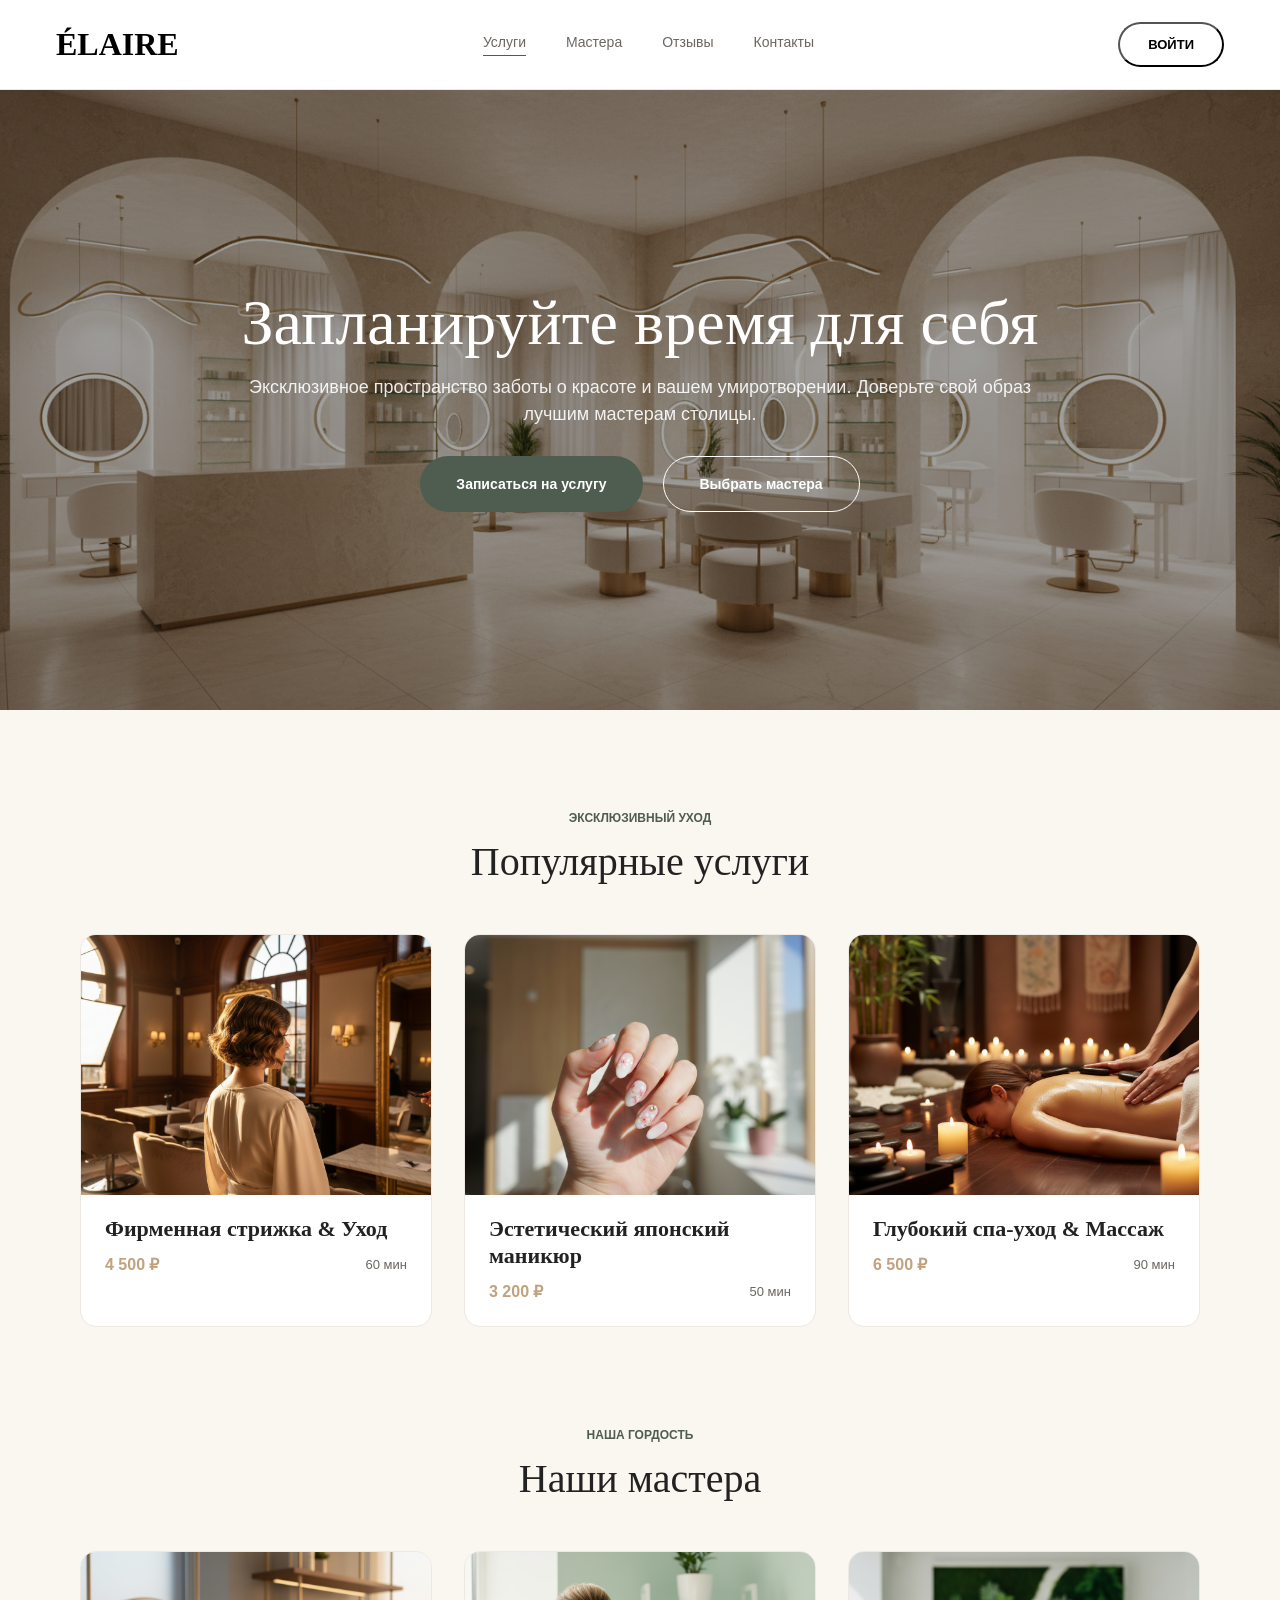
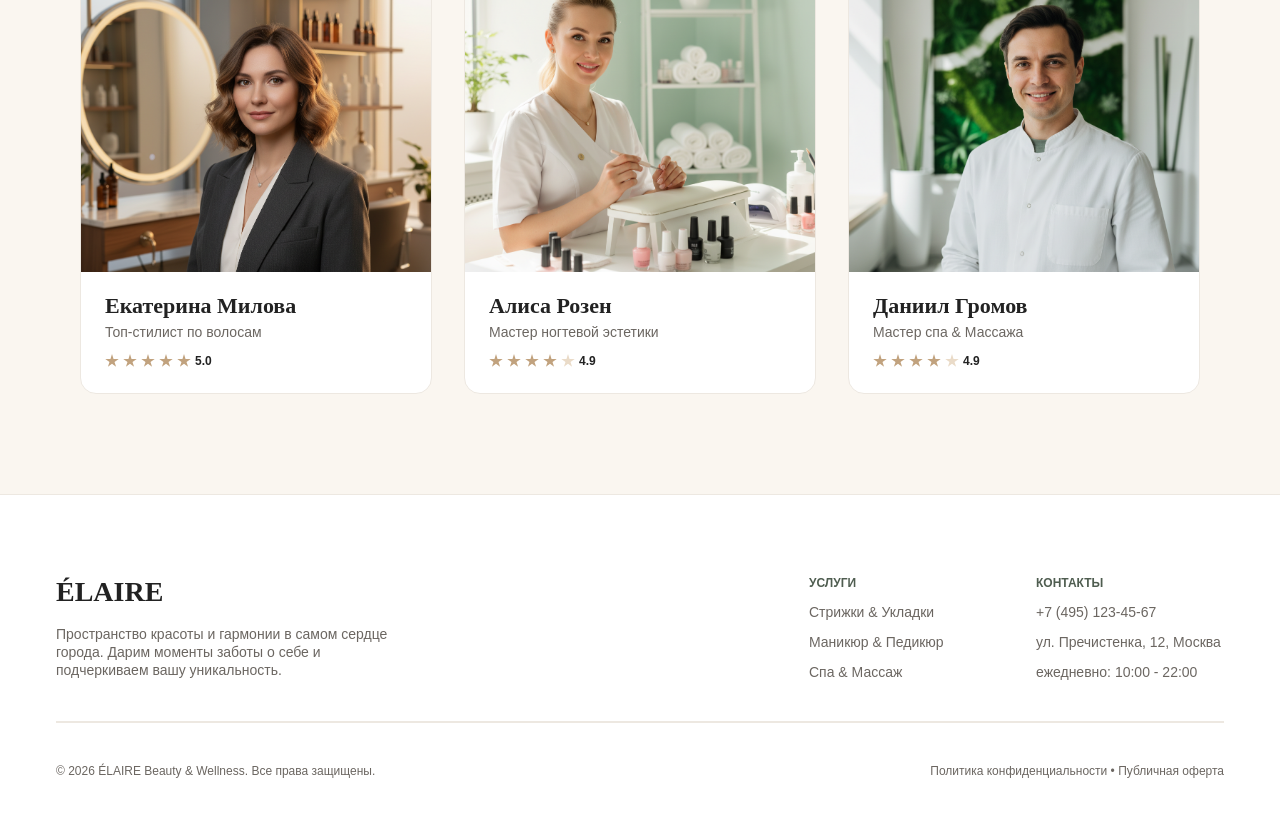
<file: frontend-1-complete/index.html>
<!DOCTYPE html>
<html lang="ru">
  <head>
    <meta charset="UTF-8" />
    <link rel="icon" type="image/svg+xml" href="/favicon.svg" />
    <meta name="viewport" content="width=device-width, initial-scale=1.0" />
    <title>ÉLAIRE — Салон услуг</title>
    <link rel="stylesheet" href="home.css" />
  </head>
  <body>
    <div class="page">
      <!-- header -->
      <header class="header">
        <div class="logo">
          <span class="logo-text">ÉLAIRE</span>
        </div>
        <nav class="nav-links">
          <div class="nav-item active"><a href="#">Услуги</a></div>
          <div class="nav-item"><a href="#">Мастера</a></div>
          <div class="nav-item"><a href="#">Отзывы</a></div>
          <div class="nav-item"><a href="#">Контакты</a></div>
        </nav>
        <button class="login-button"><span>Войти</span></button>
      </header>

      <!-- hero -->
      <section class="hero">
        <div class="hero-text-container">
          <h1 class="hero-title">Запланируйте время для себя</h1>
          <p class="hero-desc">
            Эксклюзивное пространство заботы о красоте и вашем умиротворении.
            Доверьте свой образ лучшим мастерам столицы.
          </p>
        </div>
        <div class="hero-ctas">
          <button
            class="cta-service"
            onclick="window.location.href='services.html'"
          >
            Записаться на услугу
          </button>
          <button class="cta-master">Выбрать мастера</button>
        </div>
      </section>

      <!-- popular services -->
      <section class="popular-services">
        <div class="section-header">
          <span class="section-tag">Эксклюзивный уход</span>
          <h2 class="section-title">Популярные услуги</h2>
        </div>
        <div class="services-grid">
          <article class="service-card">
            <div
              class="service-card-image"
              style="background-image: url('images/service-haircut.png')"
            ></div>
            <div class="service-card-body">
              <h3 class="service-card-title">Фирменная стрижка &amp; Уход</h3>
              <div class="service-card-meta">
                <span class="price">4 500 ₽</span>
                <span class="duration">60 мин</span>
              </div>
            </div>
          </article>
          <article class="service-card">
            <div
              class="service-card-image"
              style="background-image: url('images/service-manicure.png')"
            ></div>
            <div class="service-card-body">
              <h3 class="service-card-title">Эстетический японский маникюр</h3>
              <div class="service-card-meta">
                <span class="price">3 200 ₽</span>
                <span class="duration">50 мин</span>
              </div>
            </div>
          </article>
          <article class="service-card">
            <div
              class="service-card-image"
              style="background-image: url('images/service-spa.png')"
            ></div>
            <div class="service-card-body">
              <h3 class="service-card-title">Глубокий спа-уход &amp; Массаж</h3>
              <div class="service-card-meta">
                <span class="price">6 500 ₽</span>
                <span class="duration">90 мин</span>
              </div>
            </div>
          </article>
        </div>
      </section>

      <!-- our masters -->
      <section class="our-masters">
        <div class="section-header">
          <span class="section-tag">Наша гордость</span>
          <h2 class="section-title">Наши мастера</h2>
        </div>
        <div class="masters-grid">
          <article class="master-card">
            <div
              class="master-card-image"
              style="background-image: url('images/master-ekaterina.png')"
            ></div>
            <div class="master-card-body">
              <div class="master-info">
                <h3 class="master-name">Екатерина Милова</h3>
                <span class="master-role">Топ-стилист по волосам</span>
              </div>
              <div class="stars">
                <span class="star"></span>
                <span class="star"></span>
                <span class="star"></span>
                <span class="star"></span>
                <span class="star"></span>
                <span class="rating">5.0</span>
              </div>
            </div>
          </article>
          <article class="master-card">
            <div
              class="master-card-image"
              style="background-image: url('images/master-alisa.png')"
            ></div>
            <div class="master-card-body">
              <div class="master-info">
                <h3 class="master-name">Алиса Розен</h3>
                <span class="master-role">Мастер ногтевой эстетики</span>
              </div>
              <div class="stars">
                <span class="star"></span>
                <span class="star"></span>
                <span class="star"></span>
                <span class="star"></span>
                <span class="star star-empty"></span>
                <span class="rating">4.9</span>
              </div>
            </div>
          </article>
          <article class="master-card">
            <div
              class="master-card-image"
              style="background-image: url('images/master-daniil.png')"
            ></div>
            <div class="master-card-body">
              <div class="master-info">
                <h3 class="master-name">Даниил Громов</h3>
                <span class="master-role">Мастер спа &amp; Массажа</span>
              </div>
              <div class="stars">
                <span class="star"></span>
                <span class="star"></span>
                <span class="star"></span>
                <span class="star"></span>
                <span class="star star-empty"></span>
                <span class="rating">4.9</span>
              </div>
            </div>
          </article>
        </div>
      </section>

      <!-- footer -->
      <footer class="footer">
        <div class="footer-top">
          <div class="footer-brand">
            <span class="brand-name">ÉLAIRE</span>
            <span class="brand-desc"
              >Пространство красоты и гармонии в самом сердце города. Дарим
              моменты заботы о себе и подчеркиваем вашу уникальность.</span
            >
          </div>
          <div class="footer-links-row">
            <div class="links-col" style="width: 147px">
              <span class="col-title">Услуги</span>
              <a href="#">Стрижки &amp; Укладки</a>
              <a href="#">Маникюр &amp; Педикюр</a>
              <a href="#">Спа &amp; Массаж</a>
            </div>
            <div class="links-col" style="width: 188px">
              <span class="col-title">Контакты</span>
              <a href="#">+7 (495) 123-45-67</a>
              <a href="#">ул. Пречистенка, 12, Москва</a>
              <a href="#">ежедневно: 10:00 - 22:00</a>
            </div>
          </div>
        </div>
        <div class="footer-line"></div>
        <div class="footer-bottom">
          <span class="copy"
            >© 2026 ÉLAIRE Beauty &amp; Wellness. Все права защищены.</span
          >
          <span class="legal"
            >Политика конфиденциальности • Публичная оферта</span
          >
        </div>
      </footer>
    </div>
  </body>
</html>
</file>
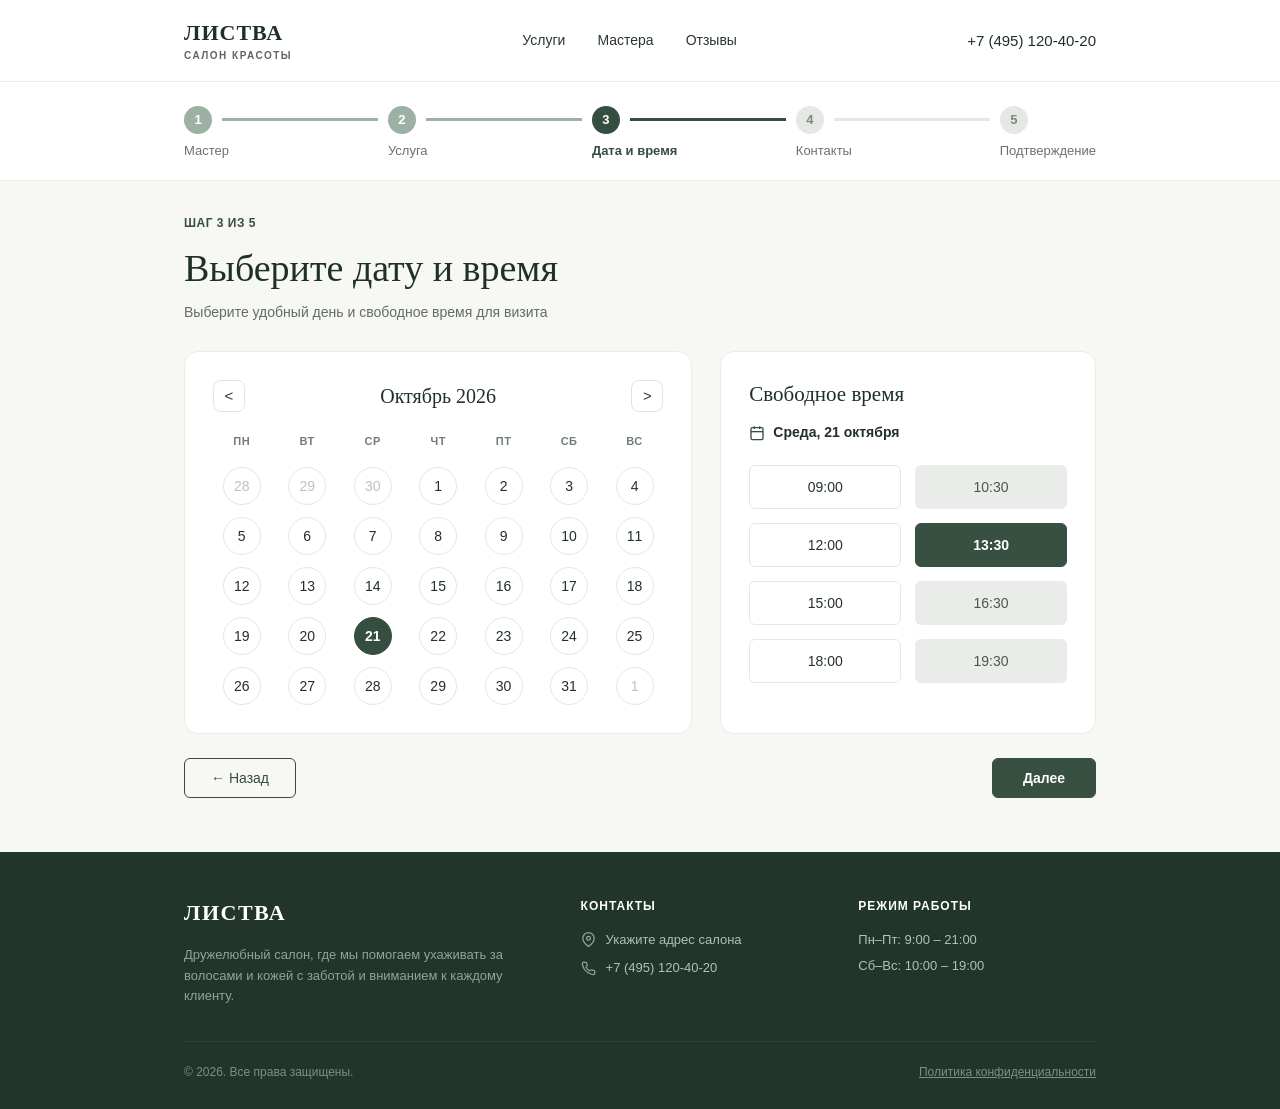
<file: frontend-1-practice/index.html>
<!DOCTYPE html>
<html lang="ru">
  <head>
    <meta charset="UTF-8" />
    <meta name="viewport" content="width=device-width, initial-scale=1.0" />
    <title>ЛИСТВА — Выберите дату и время</title>
    <link rel="stylesheet" href="styles.css" />
  </head>
  <body>
    <div class="page">
      <header class="header">
        <div class="container header__inner">
          <a href="#" class="brand">
            <span class="brand__name">ЛИСТВА</span>
            <span class="brand__desc">САЛОН КРАСОТЫ</span>
          </a>
          <nav class="nav">
            <a href="#" class="nav__link">Услуги</a>
            <a href="#" class="nav__link">Мастера</a>
            <a href="#" class="nav__link">Отзывы</a>
          </nav>
          <a href="tel:+74951204020" class="header__phone">+7 (495) 120-40-20</a>
        </div>
      </header>

      <section class="stepper-section">
        <div class="container">
          <div class="stepper">
            <div class="step step--done">
              <div class="step__top">
                <span class="step__circle">1</span>
                <span class="step__line"></span>
              </div>
              <span class="step__label">Мастер</span>
            </div>

            <div class="step step--done">
              <div class="step__top">
                <span class="step__circle">2</span>
                <span class="step__line"></span>
              </div>
              <span class="step__label">Услуга</span>
            </div>

            <div class="step step--active">
              <div class="step__top">
                <span class="step__circle">3</span>
                <span class="step__line"></span>
              </div>
              <span class="step__label">Дата и время</span>
            </div>

            <div class="step">
              <div class="step__top">
                <span class="step__circle">4</span>
                <span class="step__line"></span>
              </div>
              <span class="step__label">Контакты</span>
            </div>

            <div class="step step--last">
              <div class="step__top">
                <span class="step__circle">5</span>
              </div>
              <span class="step__label">Подтверждение</span>
            </div>
          </div>
        </div>
      </section>

      <main class="main">
        <div class="container">
          <div class="heading-group">
            <span class="heading-group__step">ШАГ 3 ИЗ 5</span>
            <h1 class="heading-group__title">Выберите дату и время</h1>
            <p class="heading-group__subtitle">Выберите удобный день и свободное время для визита</p>
          </div>

          <div class="cards-layout">
            <section class="card calendar-card">
              <div class="calendar-card__header">
                <button type="button" class="btn-arrow" aria-label="Предыдущий месяц">&lt;</button>
                <h2 class="calendar-card__month">Октябрь 2026</h2>
                <button type="button" class="btn-arrow" aria-label="Следующий месяц">&gt;</button>
              </div>

              <div class="calendar-grid">
                <span class="calendar-grid__weekday">ПН</span>
                <span class="calendar-grid__weekday">ВТ</span>
                <span class="calendar-grid__weekday">СР</span>
                <span class="calendar-grid__weekday">ЧТ</span>
                <span class="calendar-grid__weekday">ПТ</span>
                <span class="calendar-grid__weekday">СБ</span>
                <span class="calendar-grid__weekday">ВС</span>

                <button type="button" class="day-circle day-circle--muted" disabled>28</button>
                <button type="button" class="day-circle day-circle--muted" disabled>29</button>
                <button type="button" class="day-circle day-circle--muted" disabled>30</button>
                <button type="button" class="day-circle">1</button>
                <button type="button" class="day-circle">2</button>
                <button type="button" class="day-circle">3</button>
                <button type="button" class="day-circle">4</button>

                <button type="button" class="day-circle">5</button>
                <button type="button" class="day-circle">6</button>
                <button type="button" class="day-circle">7</button>
                <button type="button" class="day-circle">8</button>
                <button type="button" class="day-circle">9</button>
                <button type="button" class="day-circle">10</button>
                <button type="button" class="day-circle">11</button>

                <button type="button" class="day-circle">12</button>
                <button type="button" class="day-circle">13</button>
                <button type="button" class="day-circle">14</button>
                <button type="button" class="day-circle">15</button>
                <button type="button" class="day-circle">16</button>
                <button type="button" class="day-circle">17</button>
                <button type="button" class="day-circle">18</button>

                <button type="button" class="day-circle">19</button>
                <button type="button" class="day-circle">20</button>
                <button type="button" class="day-circle day-circle--selected">21</button>
                <button type="button" class="day-circle">22</button>
                <button type="button" class="day-circle">23</button>
                <button type="button" class="day-circle">24</button>
                <button type="button" class="day-circle">25</button>

                <button type="button" class="day-circle">26</button>
                <button type="button" class="day-circle">27</button>
                <button type="button" class="day-circle">28</button>
                <button type="button" class="day-circle">29</button>
                <button type="button" class="day-circle">30</button>
                <button type="button" class="day-circle">31</button>
                <button type="button" class="day-circle day-circle--muted" disabled>1</button>
              </div>
            </section>

            <section class="card slots-card">
              <h2 class="slots-card__title">Свободное время</h2>
              <div class="slots-card__date">
                <svg class="slots-card__icon" viewBox="0 0 24 24" width="16" height="16" fill="none" stroke="currentColor" stroke-width="2">
                  <rect x="3" y="4" width="18" height="18" rx="2" ry="2"></rect>
                  <line x1="16" y1="2" x2="16" y2="6"></line>
                  <line x1="8" y1="2" x2="8" y2="6"></line>
                  <line x1="3" y1="10" x2="21" y2="10"></line>
                </svg>
                <span>Среда, 21 октября</span>
              </div>

              <div class="slots-grid">
                <button type="button" class="slot-button">09:00</button>
                <button type="button" class="slot-button slot-button--inactive">10:30</button>
                <button type="button" class="slot-button">12:00</button>
                <button type="button" class="slot-button slot-button--selected">13:30</button>
                <button type="button" class="slot-button">15:00</button>
                <button type="button" class="slot-button slot-button--inactive">16:30</button>
                <button type="button" class="slot-button">18:00</button>
                <button type="button" class="slot-button slot-button--inactive">19:30</button>
              </div>
            </section>
          </div>

          <div class="actions">
            <button type="button" class="btn btn--back">&larr; Назад</button>
            <button type="button" class="btn btn--next">Далее</button>
          </div>
        </div>
      </main>

      <footer class="footer">
        <div class="container">
          <div class="footer__columns">
            <div class="footer__col">
              <span class="footer__logo">ЛИСТВА</span>
              <p class="footer__text">
                Дружелюбный салон, где мы помогаем ухаживать за волосами и кожей с заботой и вниманием к каждому клиенту.
              </p>
            </div>

            <div class="footer__col">
              <h3 class="footer__title">КОНТАКТЫ</h3>
              <div class="footer__entry">
                <svg class="footer__icon" viewBox="0 0 24 24" width="15" height="15" fill="none" stroke="currentColor" stroke-width="2">
                  <path d="M21 10c0 7-9 13-9 13s-9-6-9-13a9 9 0 0 1 18 0z"></path>
                  <circle cx="12" cy="10" r="3"></circle>
                </svg>
                <span>Укажите адрес салона</span>
              </div>
              <div class="footer__entry">
                <svg class="footer__icon" viewBox="0 0 24 24" width="15" height="15" fill="none" stroke="currentColor" stroke-width="2">
                  <path d="M22 16.92v3a2 2 0 0 1-2.18 2 19.79 19.79 0 0 1-8.63-3.07 19.5 19.5 0 0 1-6-6 19.79 19.79 0 0 1-3.07-8.67A2 2 0 0 1 4.11 2h3a2 2 0 0 1 2 1.72 12.84 12.84 0 0 0 .7 2.81 2 2 0 0 1-.45 2.11L8.09 9.91a16 16 0 0 0 6 6l1.27-1.27a2 2 0 0 1 2.11-.45 12.84 12.84 0 0 0 2.81.7A2 2 0 0 1 22 16.92z"></path>
                </svg>
                <a href="tel:+74951204020" class="footer__phone">+7 (495) 120-40-20</a>
              </div>
            </div>

            <div class="footer__col">
              <h3 class="footer__title">РЕЖИМ РАБОТЫ</h3>
              <p class="footer__schedule">Пн–Пт: 9:00 – 21:00</p>
              <p class="footer__schedule">Сб–Вс: 10:00 – 19:00</p>
            </div>
          </div>

          <div class="footer__bottom">
            <span>&copy; 2026. Все права защищены.</span>
            <a href="#" class="footer__policy">Политика конфиденциальности</a>
          </div>
        </div>
      </footer>
    </div>
  </body>
</html>
</file>
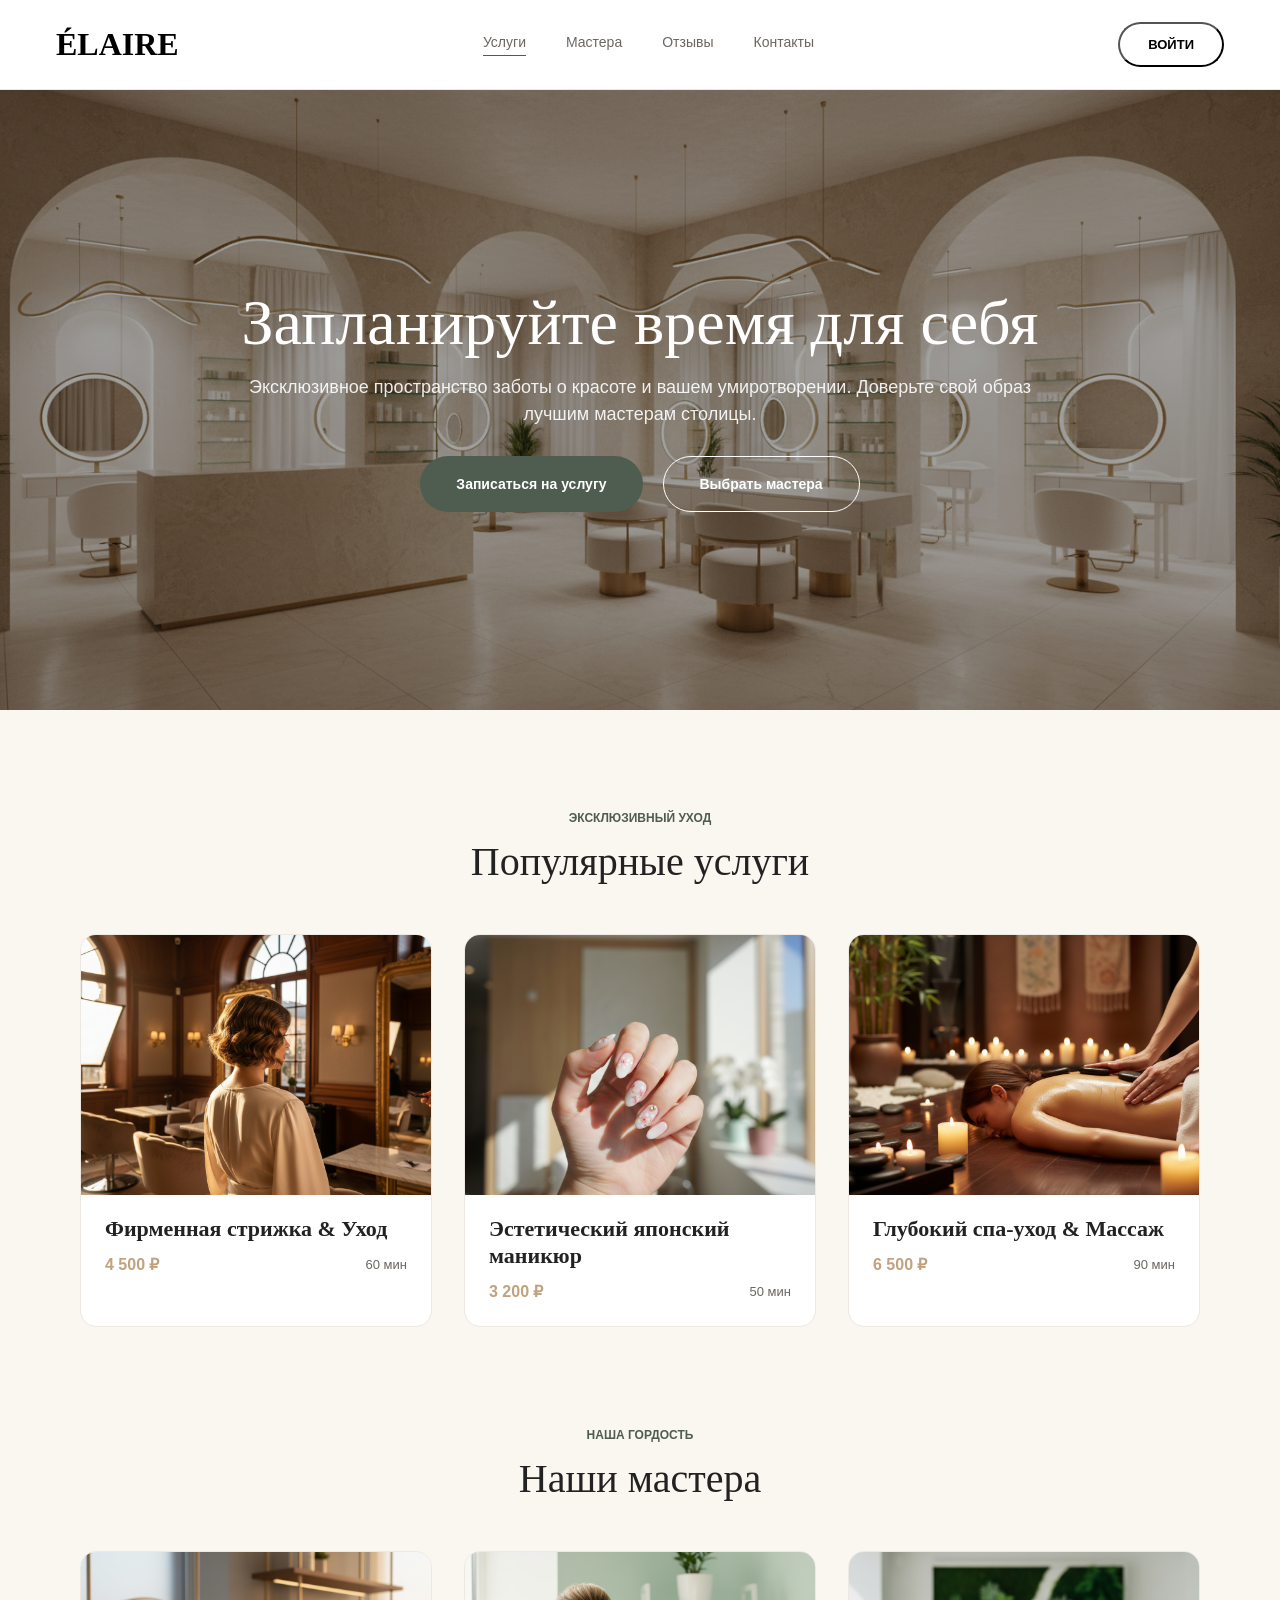
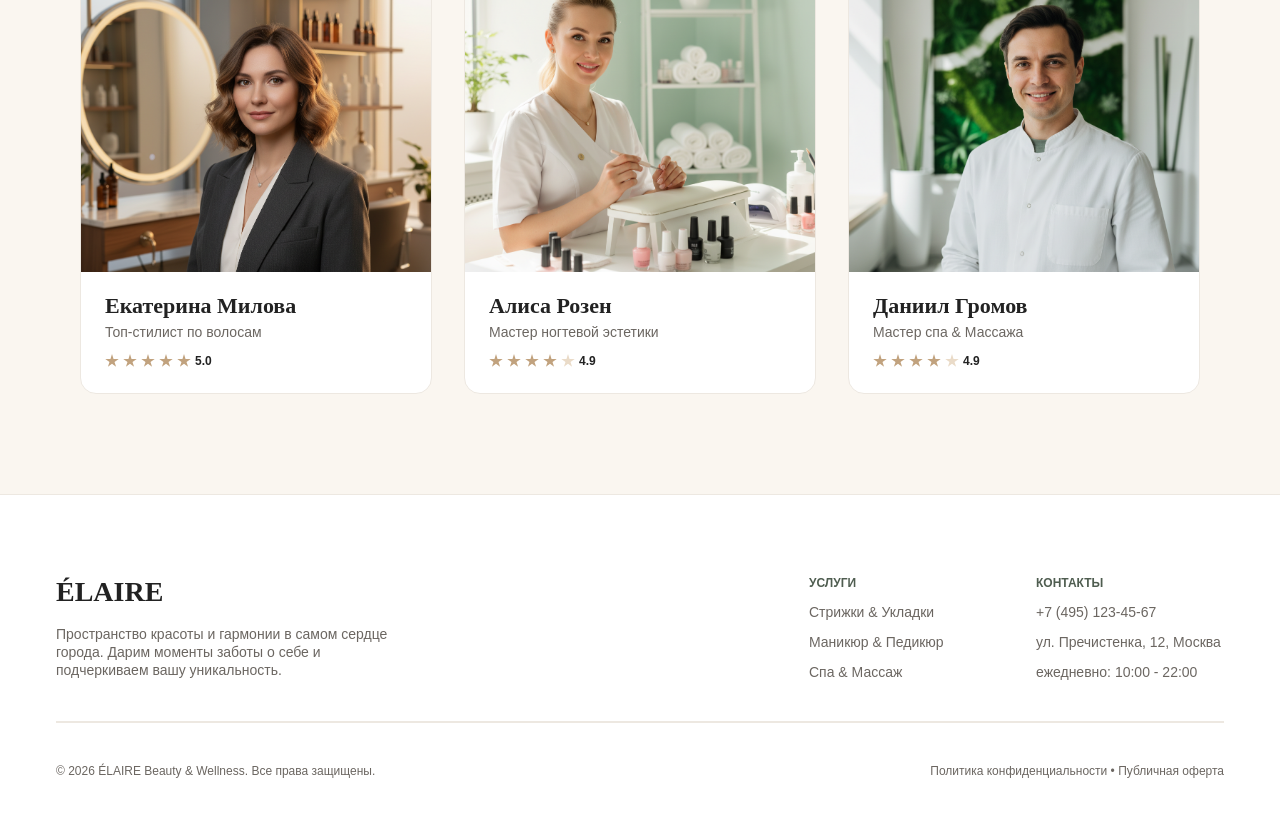
<file: frontend-2-complete/index.html>
<!DOCTYPE html>
<html lang="ru">
  <head>
    <meta charset="UTF-8" />
    <link rel="icon" type="image/svg+xml" href="/favicon.svg" />
    <meta name="viewport" content="width=device-width, initial-scale=1.0" />
    <title>ÉLAIRE — Салон услуг</title>
    <link rel="stylesheet" href="home.css" />
  </head>
  <body>
    <div class="page">
      <!-- header -->
      <header class="header">
        <div class="logo">
          <span class="logo-text">ÉLAIRE</span>
        </div>
        <nav class="nav-links">
          <div class="nav-item active"><a href="#">Услуги</a></div>
          <div class="nav-item"><a href="#">Мастера</a></div>
          <div class="nav-item"><a href="#">Отзывы</a></div>
          <div class="nav-item"><a href="#">Контакты</a></div>
        </nav>
        <button class="login-button"><span>Войти</span></button>
      </header>

      <!-- hero -->
      <section class="hero">
        <div class="hero-text-container">
          <h1 class="hero-title">Запланируйте время для себя</h1>
          <p class="hero-desc">
            Эксклюзивное пространство заботы о красоте и вашем умиротворении.
            Доверьте свой образ лучшим мастерам столицы.
          </p>
        </div>
        <div class="hero-ctas">
          <button class="cta-service">Записаться на услугу</button>
          <button class="cta-master">Выбрать мастера</button>
        </div>
      </section>

      <!-- popular services -->
      <section class="popular-services">
        <div class="section-header">
          <span class="section-tag">Эксклюзивный уход</span>
          <h2 class="section-title">Популярные услуги</h2>
        </div>
        <div class="services-grid">
          <article class="service-card">
            <div
              class="service-card-image"
              style="background-image: url('images/service-haircut.png')"
            ></div>
            <div class="service-card-body">
              <h3 class="service-card-title">Фирменная стрижка &amp; Уход</h3>
              <div class="service-card-meta">
                <span class="price">4 500 ₽</span>
                <span class="duration">60 мин</span>
              </div>
            </div>
          </article>
          <article class="service-card">
            <div
              class="service-card-image"
              style="background-image: url('images/service-manicure.png')"
            ></div>
            <div class="service-card-body">
              <h3 class="service-card-title">Эстетический японский маникюр</h3>
              <div class="service-card-meta">
                <span class="price">3 200 ₽</span>
                <span class="duration">50 мин</span>
              </div>
            </div>
          </article>
          <article class="service-card">
            <div
              class="service-card-image"
              style="background-image: url('images/service-spa.png')"
            ></div>
            <div class="service-card-body">
              <h3 class="service-card-title">Глубокий спа-уход &amp; Массаж</h3>
              <div class="service-card-meta">
                <span class="price">6 500 ₽</span>
                <span class="duration">90 мин</span>
              </div>
            </div>
          </article>
        </div>
      </section>

      <!-- our masters -->
      <section class="our-masters">
        <div class="section-header">
          <span class="section-tag">Наша гордость</span>
          <h2 class="section-title">Наши мастера</h2>
        </div>
        <div class="masters-grid">
          <article class="master-card">
            <div
              class="master-card-image"
              style="background-image: url('images/master-ekaterina.png')"
            ></div>
            <div class="master-card-body">
              <div class="master-info">
                <h3 class="master-name">Екатерина Милова</h3>
                <span class="master-role">Топ-стилист по волосам</span>
              </div>
              <div class="stars">
                <span class="star"></span>
                <span class="star"></span>
                <span class="star"></span>
                <span class="star"></span>
                <span class="star"></span>
                <span class="rating">5.0</span>
              </div>
            </div>
          </article>
          <article class="master-card">
            <div
              class="master-card-image"
              style="background-image: url('images/master-alisa.png')"
            ></div>
            <div class="master-card-body">
              <div class="master-info">
                <h3 class="master-name">Алиса Розен</h3>
                <span class="master-role">Мастер ногтевой эстетики</span>
              </div>
              <div class="stars">
                <span class="star"></span>
                <span class="star"></span>
                <span class="star"></span>
                <span class="star"></span>
                <span class="star star-empty"></span>
                <span class="rating">4.9</span>
              </div>
            </div>
          </article>
          <article class="master-card">
            <div
              class="master-card-image"
              style="background-image: url('images/master-daniil.png')"
            ></div>
            <div class="master-card-body">
              <div class="master-info">
                <h3 class="master-name">Даниил Громов</h3>
                <span class="master-role">Мастер спа &amp; Массажа</span>
              </div>
              <div class="stars">
                <span class="star"></span>
                <span class="star"></span>
                <span class="star"></span>
                <span class="star"></span>
                <span class="star star-empty"></span>
                <span class="rating">4.9</span>
              </div>
            </div>
          </article>
        </div>
      </section>

      <!-- footer -->
      <footer class="footer">
        <div class="footer-top">
          <div class="footer-brand">
            <span class="brand-name">ÉLAIRE</span>
            <span class="brand-desc"
              >Пространство красоты и гармонии в самом сердце города. Дарим
              моменты заботы о себе и подчеркиваем вашу уникальность.</span
            >
          </div>
          <div class="footer-links-row">
            <div class="links-col" style="width: 147px">
              <span class="col-title">Услуги</span>
              <a href="#">Стрижки &amp; Укладки</a>
              <a href="#">Маникюр &amp; Педикюр</a>
              <a href="#">Спа &amp; Массаж</a>
            </div>
            <div class="links-col" style="width: 188px">
              <span class="col-title">Контакты</span>
              <a href="#">+7 (495) 123-45-67</a>
              <a href="#">ул. Пречистенка, 12, Москва</a>
              <a href="#">ежедневно: 10:00 - 22:00</a>
            </div>
          </div>
        </div>
        <div class="footer-line"></div>
        <div class="footer-bottom">
          <span class="copy"
            >© 2026 ÉLAIRE Beauty &amp; Wellness. Все права защищены.</span
          >
          <span class="legal"
            >Политика конфиденциальности • Публичная оферта</span
          >
        </div>
      </footer>
    </div>
    <script src="./home.js"></script>
  </body>
</html>
</file>
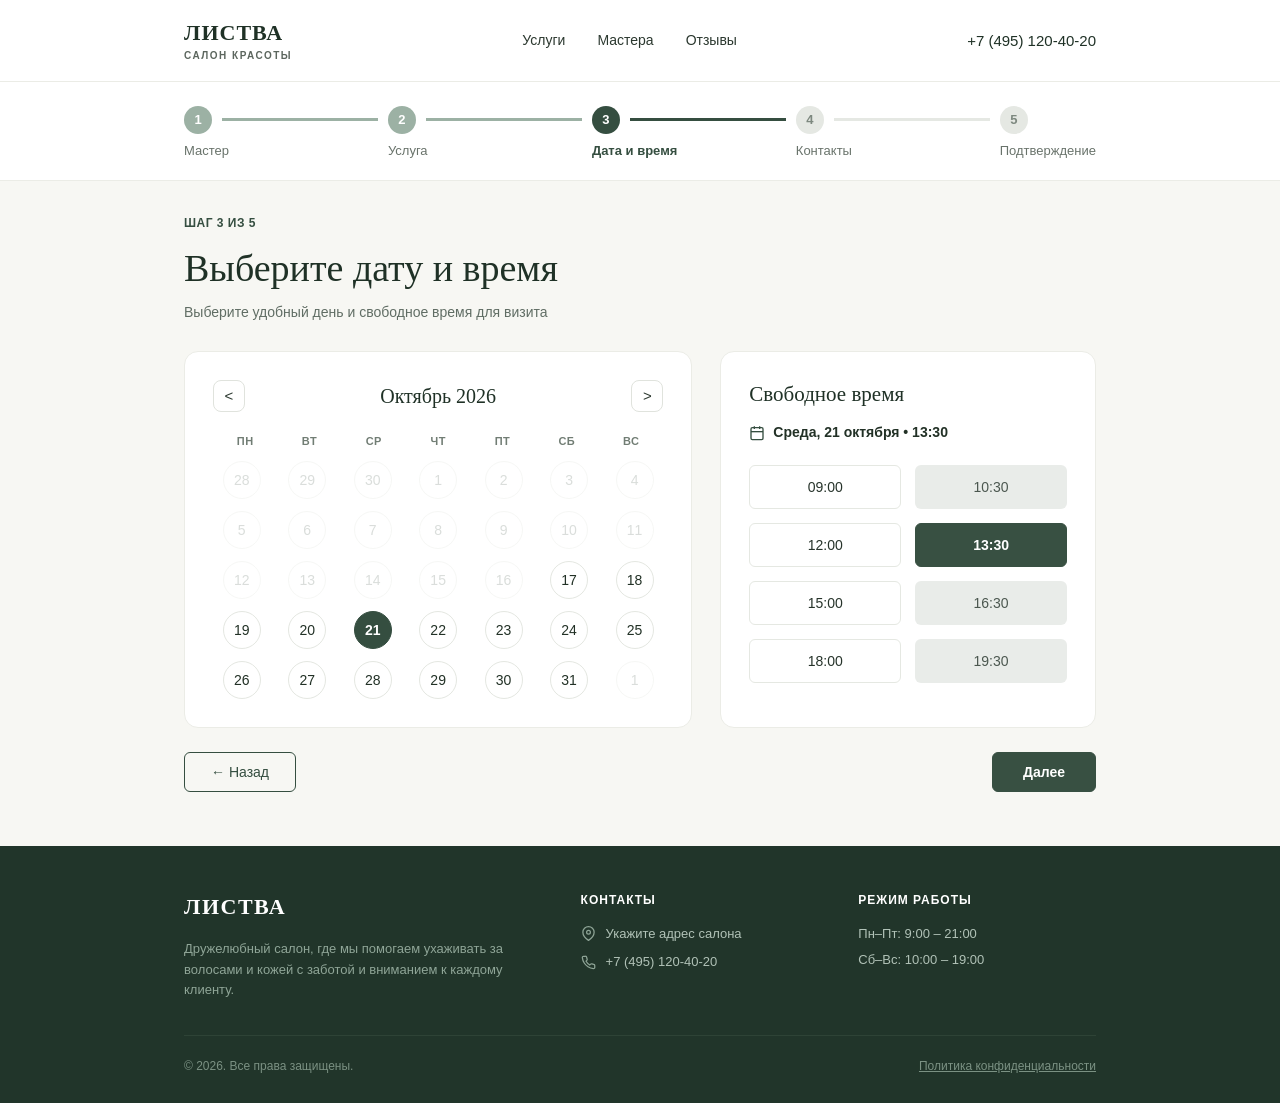
<file: frontend-2-practice/index.html>
<!DOCTYPE html>
<html lang="ru">
  <head>
    <meta charset="UTF-8" />
    <meta name="viewport" content="width=device-width, initial-scale=1.0" />
    <title>ЛИСТВА — Выберите дату и время</title>
    <link rel="stylesheet" href="styles.css" />
  </head>
  <body>
    <div class="page">
      <header class="header">
        <div class="container header__inner">
          <a href="#" class="brand">
            <span class="brand__name">ЛИСТВА</span>
            <span class="brand__desc">САЛОН КРАСОТЫ</span>
          </a>
          <nav class="nav">
            <a href="#" class="nav__link">Услуги</a>
            <a href="#" class="nav__link">Мастера</a>
            <a href="#" class="nav__link">Отзывы</a>
          </nav>
          <a href="tel:+74951204020" class="header__phone">+7 (495) 120-40-20</a>
        </div>
      </header>

      <section class="stepper-section">
        <div class="container">
          <div class="stepper">
            <div class="step step--done">
              <div class="step__top">
                <span class="step__circle">1</span>
                <span class="step__line"></span>
              </div>
              <span class="step__label">Мастер</span>
            </div>

            <div class="step step--done">
              <div class="step__top">
                <span class="step__circle">2</span>
                <span class="step__line"></span>
              </div>
              <span class="step__label">Услуга</span>
            </div>

            <div class="step step--active">
              <div class="step__top">
                <span class="step__circle">3</span>
                <span class="step__line"></span>
              </div>
              <span class="step__label">Дата и время</span>
            </div>

            <div class="step">
              <div class="step__top">
                <span class="step__circle">4</span>
                <span class="step__line"></span>
              </div>
              <span class="step__label">Контакты</span>
            </div>

            <div class="step step--last">
              <div class="step__top">
                <span class="step__circle">5</span>
              </div>
              <span class="step__label">Подтверждение</span>
            </div>
          </div>
        </div>
      </section>

      <main class="main">
        <div class="container">
          <div class="heading-group">
            <span class="heading-group__step">ШАГ 3 ИЗ 5</span>
            <h1 class="heading-group__title">Выберите дату и время</h1>
            <p class="heading-group__subtitle">Выберите удобный день и свободное время для визита</p>
          </div>

          <div class="cards-layout">
            <section class="card calendar-card">
              <div class="calendar-card__header">
                <button type="button" class="btn-arrow calendar-prev" aria-label="Предыдущий месяц">&lt;</button>
                <h2 class="calendar-card__month"></h2>
                <button type="button" class="btn-arrow calendar-next" aria-label="Следующий месяц">&gt;</button>
              </div>

              <div class="calendar-weekdays">
                <span>ПН</span>
                <span>ВТ</span>
                <span>СР</span>
                <span>ЧТ</span>
                <span>ПТ</span>
                <span>СБ</span>
                <span>ВС</span>
              </div>

              <div class="calendar-days"></div>
            </section>

            <section class="card slots-card">
              <h2 class="slots-card__title">Свободное время</h2>
              <div class="slots-card__date">
                <svg class="slots-card__icon" viewBox="0 0 24 24" width="16" height="16" fill="none" stroke="currentColor" stroke-width="2">
                  <rect x="3" y="4" width="18" height="18" rx="2" ry="2"></rect>
                  <line x1="16" y1="2" x2="16" y2="6"></line>
                  <line x1="8" y1="2" x2="8" y2="6"></line>
                  <line x1="3" y1="10" x2="21" y2="10"></line>
                </svg>
                <span class="slots-card__date-text"></span>
              </div>

              <div class="slots-grid"></div>
            </section>
          </div>

          <div class="actions">
            <button type="button" class="btn btn--back">&larr; Назад</button>
            <button type="button" class="btn btn--next">Далее</button>
          </div>
        </div>
      </main>

      <footer class="footer">
        <div class="container">
          <div class="footer__columns">
            <div class="footer__col">
              <span class="footer__logo">ЛИСТВА</span>
              <p class="footer__text">
                Дружелюбный салон, где мы помогаем ухаживать за волосами и кожей с заботой и вниманием к каждому клиенту.
              </p>
            </div>

            <div class="footer__col">
              <h3 class="footer__title">КОНТАКТЫ</h3>
              <div class="footer__entry">
                <svg class="footer__icon" viewBox="0 0 24 24" width="15" height="15" fill="none" stroke="currentColor" stroke-width="2">
                  <path d="M21 10c0 7-9 13-9 13s-9-6-9-13a9 9 0 0 1 18 0z"></path>
                  <circle cx="12" cy="10" r="3"></circle>
                </svg>
                <span>Укажите адрес салона</span>
              </div>
              <div class="footer__entry">
                <svg class="footer__icon" viewBox="0 0 24 24" width="15" height="15" fill="none" stroke="currentColor" stroke-width="2">
                  <path d="M22 16.92v3a2 2 0 0 1-2.18 2 19.79 19.79 0 0 1-8.63-3.07 19.5 19.5 0 0 1-6-6 19.79 19.79 0 0 1-3.07-8.67A2 2 0 0 1 4.11 2h3a2 2 0 0 1 2 1.72 12.84 12.84 0 0 0 .7 2.81 2 2 0 0 1-.45 2.11L8.09 9.91a16 16 0 0 0 6 6l1.27-1.27a2 2 0 0 1 2.11-.45 12.84 12.84 0 0 0 2.81.7A2 2 0 0 1 22 16.92z"></path>
                </svg>
                <a href="tel:+74951204020" class="footer__phone">+7 (495) 120-40-20</a>
              </div>
            </div>

            <div class="footer__col">
              <h3 class="footer__title">РЕЖИМ РАБОТЫ</h3>
              <p class="footer__schedule">Пн–Пт: 9:00 – 21:00</p>
              <p class="footer__schedule">Сб–Вс: 10:00 – 19:00</p>
            </div>
          </div>

          <div class="footer__bottom">
            <span>&copy; 2026. Все права защищены.</span>
            <a href="#" class="footer__policy">Политика конфиденциальности</a>
          </div>
        </div>
      </footer>
    </div>

    <script src="script.js"></script>
  </body>
</html>
</file>
<file: frontend-1-complete/home.css>
/* ===== reset & base ===== */
* {
  margin: 0;
  padding: 0;
  box-sizing: border-box;
}

body {
  min-height: 100vh;
  font-family: "DM Sans", sans-serif;
}

.page {
  display: flex;
  flex-direction: column;
  min-height: 100vh;
  background: #faf6f0;
}

/* ===== header ===== */
.header {
  display: flex;
  flex-direction: row;
  justify-content: space-between;
  align-items: center;
  padding: 0px 56px;
  height: 90px;
  background: #ffffff;
  border-bottom: 1px solid #ede8e1;
}

.logo-text {
  font-family: "Cormorant Garamond", serif;
  font-weight: 600;
  font-size: 32px;
  line-height: 39px;
  cursor: pointer;
}

.nav-links {
  display: flex;
  flex-direction: row;
  gap: 40px;
}

.nav-item {
  padding-bottom: 4px;
  border-bottom: 1.5px solid transparent;
}

.nav-item.active {
  border-bottom-color: #4f5d50;
}

.nav-item a {
  font-size: 14px;
  line-height: 18px;
  color: #6b6661;
  text-decoration: none;
}

.login-button {
  padding: 12px 28px;
  border-radius: 100px;
  background: transparent;
  cursor: pointer;
  font-weight: 600;
  font-size: 13px;
  line-height: 17px;
  text-transform: uppercase;
}

/* ===== hero ===== */
.hero {
  display: flex;
  flex-direction: column;
  justify-content: center;
  align-items: center;
  padding: 0px 80px;
  gap: 28px;
  height: 620px;
  background: linear-gradient(0deg, rgba(0, 0, 0, 0.35), rgba(0, 0, 0, 0.35)),
    url("./images/hero-salon.png") center / cover no-repeat;
}

.hero-text-container {
  display: flex;
  flex-direction: column;
  align-items: center;
  gap: 16px;
  max-width: 800px;
}

.hero-title {
  font-family: "Cormorant Garamond", serif;
  font-weight: 400;
  font-size: 64px;
  line-height: 1.1;
  text-align: center;
  color: #ffffff;
}

.hero-desc {
  font-size: 18px;
  line-height: 1.5;
  text-align: center;
  color: #ffffff;
  opacity: 0.9;
}

.hero-ctas {
  display: flex;
  flex-direction: row;
  gap: 20px;
}

.cta-service {
  padding: 18px 36px;
  background: #4f5d50;
  border-radius: 100px;
  border: none;
  cursor: pointer;
  font-weight: 600;
  font-size: 14px;
  line-height: 18px;
  color: #ffffff;
}

.cta-service:hover {
  background: #3d4a3e;
}

.cta-master {
  padding: 18px 36px;
  background: transparent;
  border: 1px solid #ffffff;
  border-radius: 100px;
  cursor: pointer;
  font-weight: 600;
  font-size: 14px;
  line-height: 18px;
  color: #ffffff;
}

.cta-master:hover {
  background: rgba(255, 255, 255, 0.1);
}

/* ===== section header ===== */
.section-header {
  display: flex;
  flex-direction: column;
  align-items: center;
  gap: 12px;
  width: 100%;
}

.section-tag {
  font-weight: 700;
  font-size: 12px;
  line-height: 16px;
  text-transform: uppercase;
  color: #4f5d50;
}

.section-title {
  font-family: "Cormorant Garamond", serif;
  font-weight: 500;
  font-size: 40px;
  line-height: 48px;
  color: #222222;
}

/* ===== popular services ===== */
.popular-services {
  display: flex;
  flex-direction: column;
  align-items: flex-start;
  padding: 100px 80px 80px;
  gap: 48px;
  background: #faf6f0;
}

.services-grid {
  display: flex;
  flex-direction: row;
  gap: 32px;
  width: 100%;
}

.service-card {
  display: flex;
  flex-direction: column;
  align-items: flex-start;
  gap: 20px;
  flex: 1;
  padding-bottom: 24px;
  background: #ffffff;
  border: 1px solid #ede8e1;
  border-radius: 16px;
  overflow: hidden;
}

.service-card-image {
  width: 100%;
  height: 260px;
  background-size: cover;
  background-position: center;
  background-repeat: no-repeat;
}

.service-card-image--haircut {
  background-image: url("../images/service-haircut.png");
}

.service-card-image--manicure {
  background-image: url("../images/service-manicure.png");
}

.service-card-image--spa {
  background-image: url("../images/service-spa.png");
}

.service-card-body {
  display: flex;
  flex-direction: column;
  gap: 12px;
  padding: 0 24px;
  width: 100%;
}

.service-card-title {
  font-family: "Cormorant Garamond", serif;
  font-weight: 600;
  font-size: 22px;
  line-height: 27px;
  color: #222222;
}

.service-card-meta {
  display: flex;
  flex-direction: row;
  justify-content: space-between;
  align-items: center;
}

.service-card-meta .price {
  font-weight: 600;
  font-size: 16px;
  line-height: 21px;
  color: #c1a27e;
}

.service-card-meta .duration {
  font-size: 13px;
  line-height: 17px;
  color: #6b6661;
}

/* ===== our masters ===== */
.our-masters {
  display: flex;
  flex-direction: column;
  align-items: flex-start;
  padding: 20px 80px 100px;
  gap: 48px;
  background: #faf6f0;
}

.masters-grid {
  display: flex;
  flex-direction: row;
  gap: 32px;
  width: 100%;
}

.master-card {
  display: flex;
  flex-direction: column;
  align-items: flex-start;
  gap: 20px;
  flex: 1;
  padding-bottom: 24px;
  background: #ffffff;
  border: 1px solid #ede8e1;
  border-radius: 16px;
  overflow: hidden;
}

.master-card-image {
  width: 100%;
  height: 320px;
  background-size: cover;
  background-position: center;
  background-repeat: no-repeat;
}

.master-card-image--ekaterina {
  background-image: url("../images/master-ekaterina.png");
}

.master-card-image--alisa {
  background-image: url("../images/master-alisa.png");
}

.master-card-image--daniil {
  background-image: url("../images/master-daniil.png");
}

.master-card-body {
  display: flex;
  flex-direction: column;
  gap: 12px;
  padding: 0 24px;
  width: 100%;
}

.master-info {
  display: flex;
  flex-direction: column;
  gap: 4px;
}

.master-name {
  font-family: "Cormorant Garamond", serif;
  font-weight: 600;
  font-size: 22px;
  line-height: 27px;
  color: #222222;
}

.master-role {
  font-size: 14px;
  line-height: 18px;
  color: #6b6661;
}

.stars {
  display: flex;
  flex-direction: row;
  align-items: center;
  gap: 4px;
}

.star {
  width: 14px;
  height: 14px;
  background: #c1a27e;
  clip-path: polygon(
    50% 0%,
    61% 35%,
    98% 35%,
    68% 57%,
    79% 91%,
    50% 70%,
    21% 91%,
    32% 57%,
    2% 35%,
    39% 35%
  );
}

.star-empty {
  background: #eadbc8;
}

.rating {
  font-weight: 600;
  font-size: 12px;
  line-height: 16px;
  color: #222222;
}

/* ===== footer ===== */
.footer {
  background: #ffffff;
  display: flex;
  flex-direction: column;
  padding: 80px 56px 48px;
  border-top: 1px solid #ede8e1;
  margin-top: auto;
}

.footer-top {
  display: flex;
  flex-direction: row;
  justify-content: space-between;
  gap: 20px;
}

.footer-brand {
  display: flex;
  flex-direction: column;
  gap: 16px;
}

.footer-brand .brand-name {
  font-family: "Cormorant Garamond", serif;
  font-style: normal;
  font-weight: 600;
  font-size: 28px;
  line-height: 34px;
  color: #222222;
}

.footer-brand .brand-desc {
  max-width: 360px;
  font-size: 14px;
  line-height: 18px;
  color: #6b6661;
}

.footer-links-row {
  display: flex;
  flex-direction: row;
  gap: 80px;
}

.links-col {
  display: flex;
  flex-direction: column;
  gap: 12px;
}

.links-col .col-title {
  font-weight: 600;
  font-size: 12px;
  line-height: 16px;
  text-transform: uppercase;
  color: #4f5d50;
}

.links-col a {
  font-size: 14px;
  line-height: 18px;
  color: #6b6661;
  text-decoration: none;
}

.footer-line {
  border: 1px solid #ede8e1;
  margin-top: 40px;
  margin-bottom: 40px;
}

.footer-bottom {
  display: flex;
  flex-direction: row;
  justify-content: space-between;
  align-items: center;
  flex-grow: 0;
}

.footer-bottom .copy {
  font-size: 12px;
  line-height: 16px;
  color: #6b6661;
}

.footer-bottom .legal {
  font-size: 12px;
  line-height: 16px;
  color: #6b6661;
  margin-left: 20px;
}
</file>
<file: frontend-1-practice/styles.css>
* {
  margin: 0;
  padding: 0;
  box-sizing: border-box;
}

body {
  font-family: -apple-system, BlinkMacSystemFont, "Segoe UI", Roboto, Helvetica, Arial, sans-serif;
  background-color: #f7f7f3;
  color: #26332a;
  line-height: 1.4;
}

.page {
  min-height: 100vh;
  display: flex;
  flex-direction: column;
}

.container {
  max-width: 960px;
  margin: 0 auto;
  padding: 0 24px;
}

.header {
  background-color: #ffffff;
  padding: 18px 0;
  border-bottom: 1px solid #ebece6;
}

.header__inner {
  display: flex;
  justify-content: space-between;
  align-items: center;
}

.brand {
  text-decoration: none;
  display: flex;
  flex-direction: column;
}

.brand__name {
  font-family: Georgia, "Times New Roman", serif;
  font-size: 22px;
  font-weight: 700;
  letter-spacing: 1px;
  color: #1f3126;
}

.brand__desc {
  font-size: 10px;
  letter-spacing: 1.5px;
  color: #5c665e;
  font-weight: 600;
}

.nav {
  display: flex;
  gap: 32px;
}

.nav__link {
  font-size: 14px;
  color: #2b382f;
  text-decoration: none;
  transition: opacity 0.2s;
}

.nav__link:hover {
  opacity: 0.7;
}

.header__phone {
  font-size: 15px;
  font-weight: 500;
  color: #1f3126;
  text-decoration: none;
}

.header__phone:hover {
  opacity: 0.7;
}

.stepper-section {
  background-color: #ffffff;
  padding: 24px 0 20px;
  border-bottom: 1px solid #ebece6;
}

.stepper {
  display: flex;
  width: 100%;
}

.step {
  flex: 1;
  display: flex;
  flex-direction: column;
}

.step--last {
  flex: 0 0 auto;
}

.step__top {
  display: flex;
  align-items: center;
  margin-bottom: 8px;
}

.step__circle {
  width: 28px;
  height: 28px;
  border-radius: 50%;
  background-color: #e5e8e3;
  color: #7d887f;
  font-size: 13px;
  font-weight: 600;
  display: flex;
  align-items: center;
  justify-content: center;
  flex-shrink: 0;
}

.step__line {
  flex: 1;
  height: 3px;
  background-color: #e5e8e3;
  margin: 0 10px;
}

.step__label {
  font-size: 13px;
  color: #69736b;
}

.step--done .step__circle {
  background-color: #9cb1a4;
  color: #ffffff;
}

.step--done .step__line {
  background-color: #9cb1a4;
}

.step--active .step__circle {
  background-color: #354e40;
  color: #ffffff;
}

.step--active .step__line {
  background-color: #354e40;
}

.step--active .step__label {
  color: #354e40;
  font-weight: 700;
}

.main {
  flex: 1;
  padding: 34px 0 54px;
}

.heading-group {
  margin-bottom: 28px;
}

.heading-group__step {
  display: block;
  font-size: 12px;
  font-weight: 700;
  letter-spacing: 0.5px;
  color: #354e40;
  margin-bottom: 10px;
}

.heading-group__title {
  font-family: Georgia, "Times New Roman", serif;
  font-size: 38px;
  font-weight: 400;
  color: #1f3126;
  margin-bottom: 8px;
}

.heading-group__subtitle {
  font-size: 14px;
  color: #606d64;
}

.cards-layout {
  display: grid;
  grid-template-columns: 1.15fr 0.85fr;
  gap: 28px;
  margin-bottom: 24px;
}

.card {
  background-color: #ffffff;
  border: 1px solid #ebece6;
  border-radius: 14px;
  padding: 28px;
}

.calendar-card__header {
  display: flex;
  justify-content: space-between;
  align-items: center;
  margin-bottom: 22px;
}

.calendar-card__month {
  font-family: Georgia, "Times New Roman", serif;
  font-size: 20px;
  font-weight: 400;
  color: #1f3126;
}

.btn-arrow {
  width: 32px;
  height: 32px;
  background-color: #ffffff;
  border: 1px solid #e0e3dd;
  border-radius: 8px;
  font-size: 15px;
  color: #2b382f;
  cursor: pointer;
  display: flex;
  align-items: center;
  justify-content: center;
  transition: all 0.2s;
}

.btn-arrow:hover {
  background-color: #f7f7f3;
  border-color: #354e40;
}

.calendar-grid {
  display: grid;
  grid-template-columns: repeat(7, 1fr);
  row-gap: 12px;
  column-gap: 8px;
  justify-items: center;
}

.calendar-grid__weekday {
  font-size: 11px;
  font-weight: 600;
  letter-spacing: 0.5px;
  color: #717d74;
  margin-bottom: 6px;
}

.day-circle {
  width: 38px;
  height: 38px;
  border-radius: 50%;
  border: 1px solid #e4e7e1;
  background-color: #ffffff;
  font-size: 14px;
  color: #223126;
  cursor: pointer;
  display: flex;
  align-items: center;
  justify-content: center;
  transition: all 0.2s;
}

.day-circle:hover:not(:disabled):not(.day-circle--selected) {
  border-color: #354e40;
  background-color: #f6f8f5;
}

.day-circle--selected {
  background-color: #354e40;
  border-color: #354e40;
  color: #ffffff;
  font-weight: 600;
}

.day-circle--muted {
  color: #bcc3be;
  cursor: default;
}

.slots-card__title {
  font-family: Georgia, "Times New Roman", serif;
  font-size: 21px;
  font-weight: 400;
  color: #1f3126;
  margin-bottom: 14px;
}

.slots-card__date {
  display: flex;
  align-items: center;
  gap: 8px;
  font-size: 14px;
  font-weight: 600;
  color: #223126;
  margin-bottom: 22px;
}

.slots-card__icon {
  color: #354e40;
}

.slots-grid {
  display: grid;
  grid-template-columns: repeat(2, 1fr);
  gap: 14px;
}

.slot-button {
  height: 44px;
  border: 1px solid #e5e8e2;
  border-radius: 6px;
  background-color: #ffffff;
  font-size: 14px;
  font-weight: 500;
  color: #26332a;
  cursor: pointer;
  transition: all 0.2s;
}

.slot-button:hover:not(.slot-button--selected) {
  border-color: #354e40;
}

.slot-button--inactive {
  background-color: #e9ece9;
  border-color: transparent;
  color: #4b574f;
}

.slot-button--inactive:hover {
  background-color: #dfe3df;
  border-color: transparent;
}

.slot-button--selected {
  background-color: #385042;
  border-color: #385042;
  color: #ffffff;
  font-weight: 600;
}

.actions {
  display: flex;
  justify-content: space-between;
  align-items: center;
  margin-top: 8px;
}

.btn {
  padding: 11px 26px;
  border-radius: 6px;
  font-size: 14px;
  cursor: pointer;
  transition: all 0.2s;
}

.btn--back {
  background-color: transparent;
  border: 1px solid #354e40;
  color: #354e40;
  font-weight: 500;
}

.btn--back:hover {
  background-color: #ebefec;
}

.btn--next {
  background-color: #385042;
  border: 1px solid #385042;
  color: #ffffff;
  font-weight: 600;
  min-width: 104px;
}

.btn--next:hover {
  background-color: #273a2f;
  border-color: #273a2f;
}

.footer {
  background-color: #21352a;
  color: #c0ccc3;
  padding: 46px 0 28px;
}

.footer__columns {
  display: grid;
  grid-template-columns: 1.5fr 1fr 1fr;
  gap: 40px;
  padding-bottom: 34px;
  border-bottom: 1px solid #2e4336;
}

.footer__logo {
  font-family: Georgia, "Times New Roman", serif;
  font-size: 22px;
  font-weight: 700;
  letter-spacing: 1.5px;
  color: #ffffff;
  display: block;
  margin-bottom: 16px;
}

.footer__text {
  font-size: 13px;
  line-height: 1.6;
  color: #8fa597;
  max-width: 320px;
}

.footer__title {
  font-size: 12px;
  font-weight: 700;
  letter-spacing: 1px;
  color: #ffffff;
  margin-bottom: 16px;
}

.footer__entry {
  display: flex;
  align-items: center;
  gap: 10px;
  font-size: 13px;
  color: #b1c2b7;
  margin-bottom: 10px;
}

.footer__icon {
  color: #8fa597;
  flex-shrink: 0;
}

.footer__phone {
  color: #b1c2b7;
  text-decoration: none;
}

.footer__phone:hover {
  color: #ffffff;
}

.footer__schedule {
  font-size: 13px;
  color: #b1c2b7;
  margin-bottom: 8px;
}

.footer__bottom {
  display: flex;
  justify-content: space-between;
  padding-top: 22px;
  font-size: 12px;
  color: #7b9183;
}

.footer__policy {
  color: #7b9183;
  text-decoration: underline;
}

.footer__policy:hover {
  color: #ffffff;
}
</file>
<file: frontend-2-complete/home.css>
/* ===== reset & base ===== */
* {
  margin: 0;
  padding: 0;
  box-sizing: border-box;
}

body {
  min-height: 100vh;
  font-family: "DM Sans", sans-serif;
}

.page {
  display: flex;
  flex-direction: column;
  min-height: 100vh;
  background: #faf6f0;
}

/* ===== header ===== */
.header {
  display: flex;
  flex-direction: row;
  justify-content: space-between;
  align-items: center;
  padding: 0px 56px;
  height: 90px;
  background: #ffffff;
  border-bottom: 1px solid #ede8e1;
}

.logo-text {
  font-family: "Cormorant Garamond", serif;
  font-weight: 600;
  font-size: 32px;
  line-height: 39px;
  cursor: pointer;
}

.nav-links {
  display: flex;
  flex-direction: row;
  gap: 40px;
}

.nav-item {
  padding-bottom: 4px;
  border-bottom: 1.5px solid transparent;
}

.nav-item.active {
  border-bottom-color: #4f5d50;
}

.nav-item a {
  font-size: 14px;
  line-height: 18px;
  color: #6b6661;
  text-decoration: none;
}

.login-button {
  padding: 12px 28px;
  border-radius: 100px;
  background: transparent;
  cursor: pointer;
  font-weight: 600;
  font-size: 13px;
  line-height: 17px;
  text-transform: uppercase;
}

/* ===== hero ===== */
.hero {
  display: flex;
  flex-direction: column;
  justify-content: center;
  align-items: center;
  padding: 0px 80px;
  gap: 28px;
  height: 620px;
  background: linear-gradient(0deg, rgba(0, 0, 0, 0.35), rgba(0, 0, 0, 0.35)),
    url("./images/hero-salon.png") center / cover no-repeat;
}

.hero-text-container {
  display: flex;
  flex-direction: column;
  align-items: center;
  gap: 16px;
  max-width: 800px;
}

.hero-title {
  font-family: "Cormorant Garamond", serif;
  font-weight: 400;
  font-size: 64px;
  line-height: 1.1;
  text-align: center;
  color: #ffffff;
}

.hero-desc {
  font-size: 18px;
  line-height: 1.5;
  text-align: center;
  color: #ffffff;
  opacity: 0.9;
}

.hero-ctas {
  display: flex;
  flex-direction: row;
  gap: 20px;
}

.cta-service {
  padding: 18px 36px;
  background: #4f5d50;
  border-radius: 100px;
  border: none;
  cursor: pointer;
  font-weight: 600;
  font-size: 14px;
  line-height: 18px;
  color: #ffffff;
}

.cta-service:hover {
  background: #3d4a3e;
}

.cta-master {
  padding: 18px 36px;
  background: transparent;
  border: 1px solid #ffffff;
  border-radius: 100px;
  cursor: pointer;
  font-weight: 600;
  font-size: 14px;
  line-height: 18px;
  color: #ffffff;
}

.cta-master:hover {
  background: rgba(255, 255, 255, 0.1);
}

/* ===== section header ===== */
.section-header {
  display: flex;
  flex-direction: column;
  align-items: center;
  gap: 12px;
  width: 100%;
}

.section-tag {
  font-weight: 700;
  font-size: 12px;
  line-height: 16px;
  text-transform: uppercase;
  color: #4f5d50;
}

.section-title {
  font-family: "Cormorant Garamond", serif;
  font-weight: 500;
  font-size: 40px;
  line-height: 48px;
  color: #222222;
}

/* ===== popular services ===== */
.popular-services {
  display: flex;
  flex-direction: column;
  align-items: flex-start;
  padding: 100px 80px 80px;
  gap: 48px;
  background: #faf6f0;
}

.services-grid {
  display: flex;
  flex-direction: row;
  gap: 32px;
  width: 100%;
}

.service-card {
  display: flex;
  flex-direction: column;
  align-items: flex-start;
  gap: 20px;
  flex: 1;
  padding-bottom: 24px;
  background: #ffffff;
  border: 1px solid #ede8e1;
  border-radius: 16px;
  overflow: hidden;
}

.service-card-image {
  width: 100%;
  height: 260px;
  background-size: cover;
  background-position: center;
  background-repeat: no-repeat;
}

.service-card-image--haircut {
  background-image: url("../images/service-haircut.png");
}

.service-card-image--manicure {
  background-image: url("../images/service-manicure.png");
}

.service-card-image--spa {
  background-image: url("../images/service-spa.png");
}

.service-card-body {
  display: flex;
  flex-direction: column;
  gap: 12px;
  padding: 0 24px;
  width: 100%;
}

.service-card-title {
  font-family: "Cormorant Garamond", serif;
  font-weight: 600;
  font-size: 22px;
  line-height: 27px;
  color: #222222;
}

.service-card-meta {
  display: flex;
  flex-direction: row;
  justify-content: space-between;
  align-items: center;
}

.service-card-meta .price {
  font-weight: 600;
  font-size: 16px;
  line-height: 21px;
  color: #c1a27e;
}

.service-card-meta .duration {
  font-size: 13px;
  line-height: 17px;
  color: #6b6661;
}

/* ===== our masters ===== */
.our-masters {
  display: flex;
  flex-direction: column;
  align-items: flex-start;
  padding: 20px 80px 100px;
  gap: 48px;
  background: #faf6f0;
}

.masters-grid {
  display: flex;
  flex-direction: row;
  gap: 32px;
  width: 100%;
}

.master-card {
  display: flex;
  flex-direction: column;
  align-items: flex-start;
  gap: 20px;
  flex: 1;
  padding-bottom: 24px;
  background: #ffffff;
  border: 1px solid #ede8e1;
  border-radius: 16px;
  overflow: hidden;
}

.master-card-image {
  width: 100%;
  height: 320px;
  background-size: cover;
  background-position: center;
  background-repeat: no-repeat;
}

.master-card-image--ekaterina {
  background-image: url("../images/master-ekaterina.png");
}

.master-card-image--alisa {
  background-image: url("../images/master-alisa.png");
}

.master-card-image--daniil {
  background-image: url("../images/master-daniil.png");
}

.master-card-body {
  display: flex;
  flex-direction: column;
  gap: 12px;
  padding: 0 24px;
  width: 100%;
}

.master-info {
  display: flex;
  flex-direction: column;
  gap: 4px;
}

.master-name {
  font-family: "Cormorant Garamond", serif;
  font-weight: 600;
  font-size: 22px;
  line-height: 27px;
  color: #222222;
}

.master-role {
  font-size: 14px;
  line-height: 18px;
  color: #6b6661;
}

.stars {
  display: flex;
  flex-direction: row;
  align-items: center;
  gap: 4px;
}

.star {
  width: 14px;
  height: 14px;
  background: #c1a27e;
  clip-path: polygon(
    50% 0%,
    61% 35%,
    98% 35%,
    68% 57%,
    79% 91%,
    50% 70%,
    21% 91%,
    32% 57%,
    2% 35%,
    39% 35%
  );
}

.star-empty {
  background: #eadbc8;
}

.rating {
  font-weight: 600;
  font-size: 12px;
  line-height: 16px;
  color: #222222;
}

/* ===== footer ===== */
.footer {
  background: #ffffff;
  display: flex;
  flex-direction: column;
  padding: 80px 56px 48px;
  border-top: 1px solid #ede8e1;
  margin-top: auto;
}

.footer-top {
  display: flex;
  flex-direction: row;
  justify-content: space-between;
  gap: 20px;
}

.footer-brand {
  display: flex;
  flex-direction: column;
  gap: 16px;
}

.footer-brand .brand-name {
  font-family: "Cormorant Garamond", serif;
  font-style: normal;
  font-weight: 600;
  font-size: 28px;
  line-height: 34px;
  color: #222222;
}

.footer-brand .brand-desc {
  max-width: 360px;
  font-size: 14px;
  line-height: 18px;
  color: #6b6661;
}

.footer-links-row {
  display: flex;
  flex-direction: row;
  gap: 80px;
}

.links-col {
  display: flex;
  flex-direction: column;
  gap: 12px;
}

.links-col .col-title {
  font-weight: 600;
  font-size: 12px;
  line-height: 16px;
  text-transform: uppercase;
  color: #4f5d50;
}

.links-col a {
  font-size: 14px;
  line-height: 18px;
  color: #6b6661;
  text-decoration: none;
}

.footer-line {
  border: 1px solid #ede8e1;
  margin-top: 40px;
  margin-bottom: 40px;
}

.footer-bottom {
  display: flex;
  flex-direction: row;
  justify-content: space-between;
  align-items: center;
  flex-grow: 0;
}

.footer-bottom .copy {
  font-size: 12px;
  line-height: 16px;
  color: #6b6661;
}

.footer-bottom .legal {
  font-size: 12px;
  line-height: 16px;
  color: #6b6661;
  margin-left: 20px;
}
</file>
<file: frontend-2-practice/styles.css>
* {
  margin: 0;
  padding: 0;
  box-sizing: border-box;
}

body {
  font-family: -apple-system, BlinkMacSystemFont, "Segoe UI", Roboto, Helvetica, Arial, sans-serif;
  background-color: #f7f7f3;
  color: #26332a;
  line-height: 1.4;
}

.page {
  min-height: 100vh;
  display: flex;
  flex-direction: column;
}

.container {
  max-width: 960px;
  margin: 0 auto;
  padding: 0 24px;
}

.header {
  background-color: #ffffff;
  padding: 18px 0;
  border-bottom: 1px solid #ebece6;
}

.header__inner {
  display: flex;
  justify-content: space-between;
  align-items: center;
}

.brand {
  text-decoration: none;
  display: flex;
  flex-direction: column;
}

.brand__name {
  font-family: Georgia, "Times New Roman", serif;
  font-size: 22px;
  font-weight: 700;
  letter-spacing: 1px;
  color: #1f3126;
}

.brand__desc {
  font-size: 10px;
  letter-spacing: 1.5px;
  color: #5c665e;
  font-weight: 600;
}

.nav {
  display: flex;
  gap: 32px;
}

.nav__link {
  font-size: 14px;
  color: #2b382f;
  text-decoration: none;
  transition: opacity 0.2s;
}

.nav__link:hover {
  opacity: 0.7;
}

.header__phone {
  font-size: 15px;
  font-weight: 500;
  color: #1f3126;
  text-decoration: none;
}

.header__phone:hover {
  opacity: 0.7;
}

.stepper-section {
  background-color: #ffffff;
  padding: 24px 0 20px;
  border-bottom: 1px solid #ebece6;
}

.stepper {
  display: flex;
  width: 100%;
}

.step {
  flex: 1;
  display: flex;
  flex-direction: column;
}

.step--last {
  flex: 0 0 auto;
}

.step__top {
  display: flex;
  align-items: center;
  margin-bottom: 8px;
}

.step__circle {
  width: 28px;
  height: 28px;
  border-radius: 50%;
  background-color: #e5e8e3;
  color: #7d887f;
  font-size: 13px;
  font-weight: 600;
  display: flex;
  align-items: center;
  justify-content: center;
  flex-shrink: 0;
}

.step__line {
  flex: 1;
  height: 3px;
  background-color: #e5e8e3;
  margin: 0 10px;
}

.step__label {
  font-size: 13px;
  color: #69736b;
}

.step--done .step__circle {
  background-color: #9cb1a4;
  color: #ffffff;
}

.step--done .step__line {
  background-color: #9cb1a4;
}

.step--active .step__circle {
  background-color: #354e40;
  color: #ffffff;
}

.step--active .step__line {
  background-color: #354e40;
}

.step--active .step__label {
  color: #354e40;
  font-weight: 700;
}

.main {
  flex: 1;
  padding: 34px 0 54px;
}

.heading-group {
  margin-bottom: 28px;
}

.heading-group__step {
  display: block;
  font-size: 12px;
  font-weight: 700;
  letter-spacing: 0.5px;
  color: #354e40;
  margin-bottom: 10px;
}

.heading-group__title {
  font-family: Georgia, "Times New Roman", serif;
  font-size: 38px;
  font-weight: 400;
  color: #1f3126;
  margin-bottom: 8px;
}

.heading-group__subtitle {
  font-size: 14px;
  color: #606d64;
}

.cards-layout {
  display: grid;
  grid-template-columns: 1.15fr 0.85fr;
  gap: 28px;
  margin-bottom: 24px;
}

.card {
  background-color: #ffffff;
  border: 1px solid #ebece6;
  border-radius: 14px;
  padding: 28px;
}

.calendar-card__header {
  display: flex;
  justify-content: space-between;
  align-items: center;
  margin-bottom: 22px;
}

.calendar-card__month {
  font-family: Georgia, "Times New Roman", serif;
  font-size: 20px;
  font-weight: 400;
  color: #1f3126;
}

.btn-arrow {
  width: 32px;
  height: 32px;
  background-color: #ffffff;
  border: 1px solid #e0e3dd;
  border-radius: 8px;
  font-size: 15px;
  color: #2b382f;
  cursor: pointer;
  display: flex;
  align-items: center;
  justify-content: center;
  transition: all 0.2s;
}

.btn-arrow:hover {
  background-color: #f7f7f3;
  border-color: #354e40;
}

.calendar-weekdays {
  display: grid;
  grid-template-columns: repeat(7, 1fr);
  justify-items: center;
  margin-bottom: 12px;
}

.calendar-weekdays span {
  font-size: 11px;
  font-weight: 600;
  letter-spacing: 0.5px;
  color: #717d74;
}

.calendar-days {
  display: grid;
  grid-template-columns: repeat(7, 1fr);
  row-gap: 12px;
  column-gap: 8px;
  justify-items: center;
}

.day-circle {
  width: 38px;
  height: 38px;
  border-radius: 50%;
  border: 1px solid #e4e7e1;
  background-color: #ffffff;
  font-size: 14px;
  color: #223126;
  cursor: pointer;
  display: flex;
  align-items: center;
  justify-content: center;
  transition: all 0.2s;
}

.day-circle:hover:not(:disabled):not(.day-circle--selected) {
  border-color: #354e40;
  background-color: #f6f8f5;
}

.day-circle--selected {
  background-color: #354e40;
  border-color: #354e40;
  color: #ffffff;
  font-weight: 600;
}

.day-circle--disabled {
  color: #bcc3be;
  border-color: #f0f2ee;
  background-color: transparent;
  cursor: not-allowed;
  opacity: 0.55;
}

.slots-card__title {
  font-family: Georgia, "Times New Roman", serif;
  font-size: 21px;
  font-weight: 400;
  color: #1f3126;
  margin-bottom: 14px;
}

.slots-card__date {
  display: flex;
  align-items: center;
  gap: 8px;
  font-size: 14px;
  font-weight: 600;
  color: #223126;
  margin-bottom: 22px;
}

.slots-card__icon {
  color: #354e40;
  flex-shrink: 0;
}

.slots-grid {
  display: grid;
  grid-template-columns: repeat(2, 1fr);
  gap: 14px;
}

.slots-empty-message {
  grid-column: 1 / -1;
  text-align: center;
  padding: 40px 10px;
  color: #717d74;
  font-size: 14px;
}

.slot-button {
  height: 44px;
  border: 1px solid #e5e8e2;
  border-radius: 6px;
  background-color: #ffffff;
  font-size: 14px;
  font-weight: 500;
  color: #26332a;
  cursor: pointer;
  transition: all 0.2s;
}

.slot-button:hover:not(:disabled):not(.slot-button--selected) {
  border-color: #354e40;
}

.slot-button--inactive {
  background-color: #e9ece9;
  border-color: transparent;
  color: #4b574f;
}

.slot-button--inactive:hover:not(.slot-button--selected) {
  background-color: #dfe3df;
  border-color: transparent;
}

.slot-button--selected {
  background-color: #385042;
  border-color: #385042;
  color: #ffffff;
  font-weight: 600;
}

.actions {
  display: flex;
  justify-content: space-between;
  align-items: center;
  margin-top: 8px;
}

.btn {
  padding: 11px 26px;
  border-radius: 6px;
  font-size: 14px;
  cursor: pointer;
  transition: all 0.2s;
}

.btn--back {
  background-color: transparent;
  border: 1px solid #354e40;
  color: #354e40;
  font-weight: 500;
}

.btn--back:hover {
  background-color: #ebefec;
}

.btn--next {
  background-color: #385042;
  border: 1px solid #385042;
  color: #ffffff;
  font-weight: 600;
  min-width: 104px;
}

.btn--next:hover {
  background-color: #273a2f;
  border-color: #273a2f;
}

.footer {
  background-color: #21352a;
  color: #c0ccc3;
  padding: 46px 0 28px;
}

.footer__columns {
  display: grid;
  grid-template-columns: 1.5fr 1fr 1fr;
  gap: 40px;
  padding-bottom: 34px;
  border-bottom: 1px solid #2e4336;
}

.footer__logo {
  font-family: Georgia, "Times New Roman", serif;
  font-size: 22px;
  font-weight: 700;
  letter-spacing: 1.5px;
  color: #ffffff;
  display: block;
  margin-bottom: 16px;
}

.footer__text {
  font-size: 13px;
  line-height: 1.6;
  color: #8fa597;
  max-width: 320px;
}

.footer__title {
  font-size: 12px;
  font-weight: 700;
  letter-spacing: 1px;
  color: #ffffff;
  margin-bottom: 16px;
}

.footer__entry {
  display: flex;
  align-items: center;
  gap: 10px;
  font-size: 13px;
  color: #b1c2b7;
  margin-bottom: 10px;
}

.footer__icon {
  color: #8fa597;
  flex-shrink: 0;
}

.footer__phone {
  color: #b1c2b7;
  text-decoration: none;
}

.footer__phone:hover {
  color: #ffffff;
}

.footer__schedule {
  font-size: 13px;
  color: #b1c2b7;
  margin-bottom: 8px;
}

.footer__bottom {
  display: flex;
  justify-content: space-between;
  padding-top: 22px;
  font-size: 12px;
  color: #7b9183;
}

.footer__policy {
  color: #7b9183;
  text-decoration: underline;
}

.footer__policy:hover {
  color: #ffffff;
}
</file>
